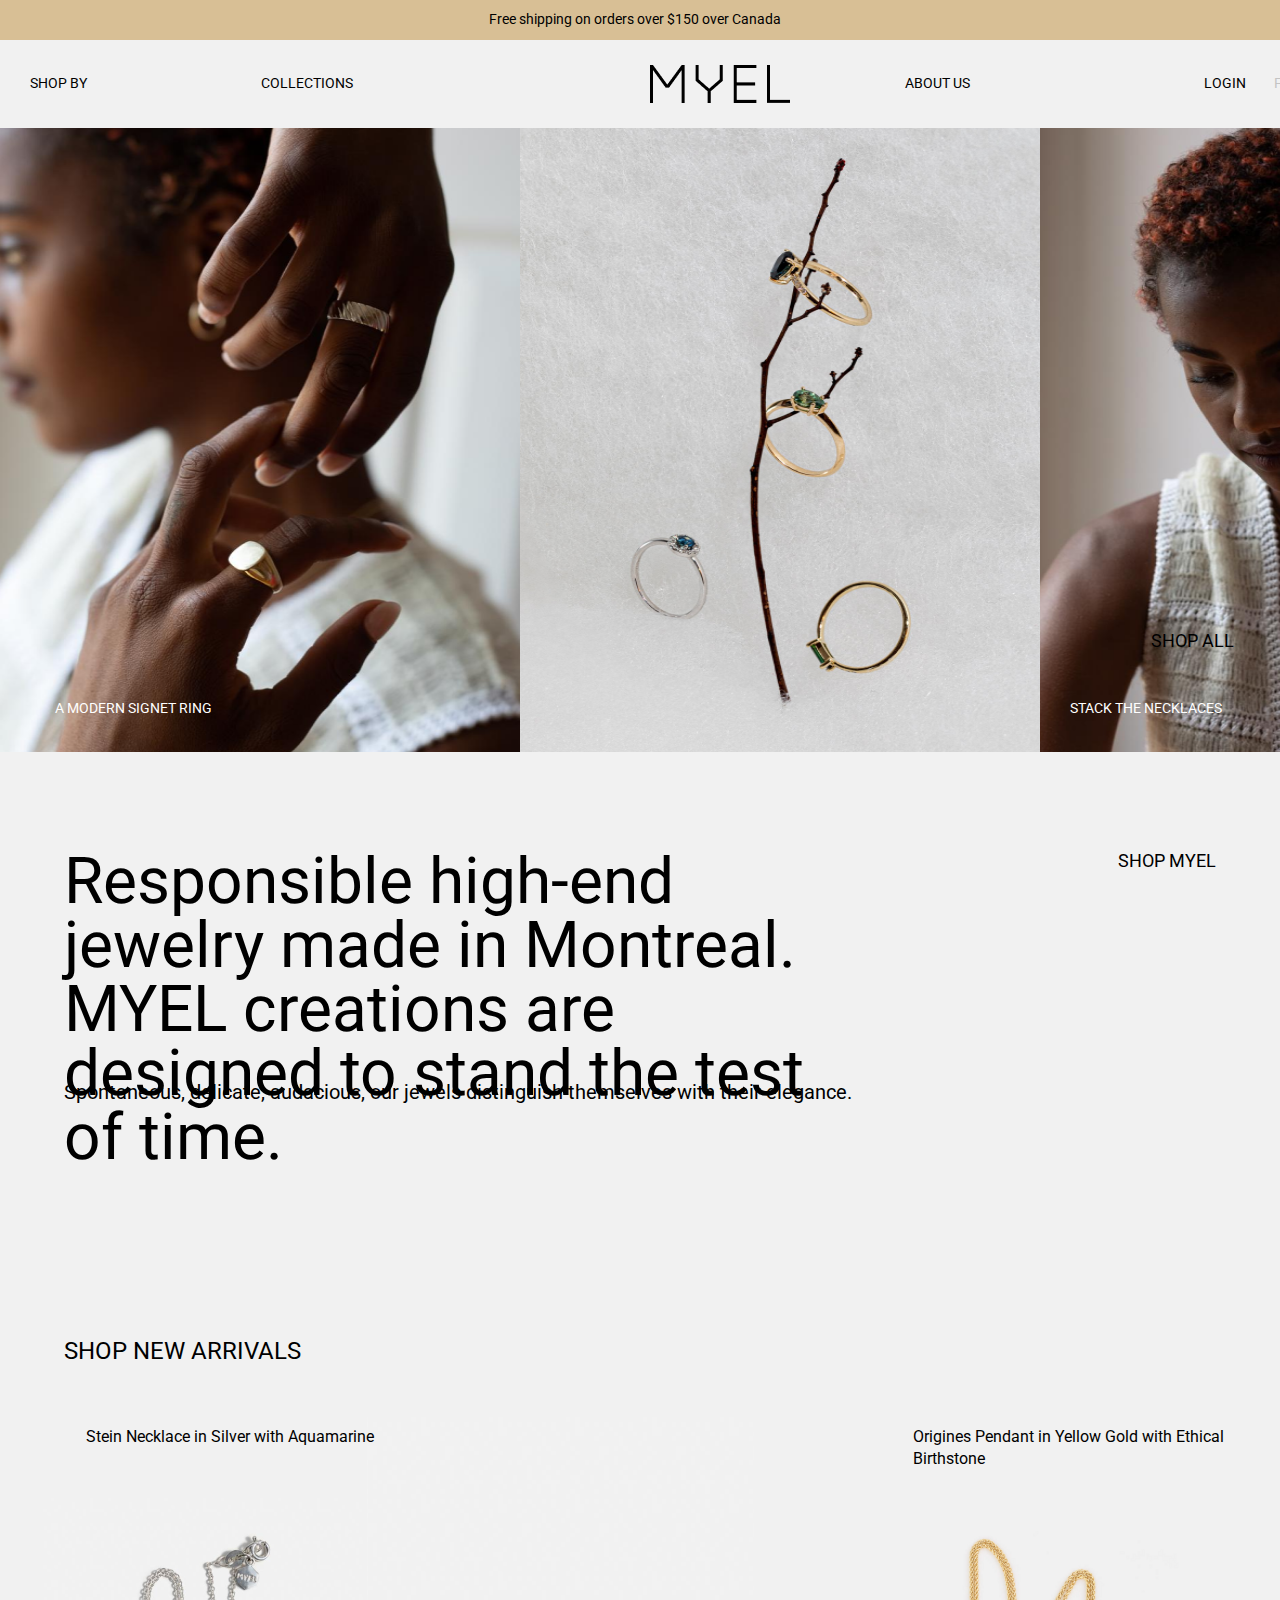
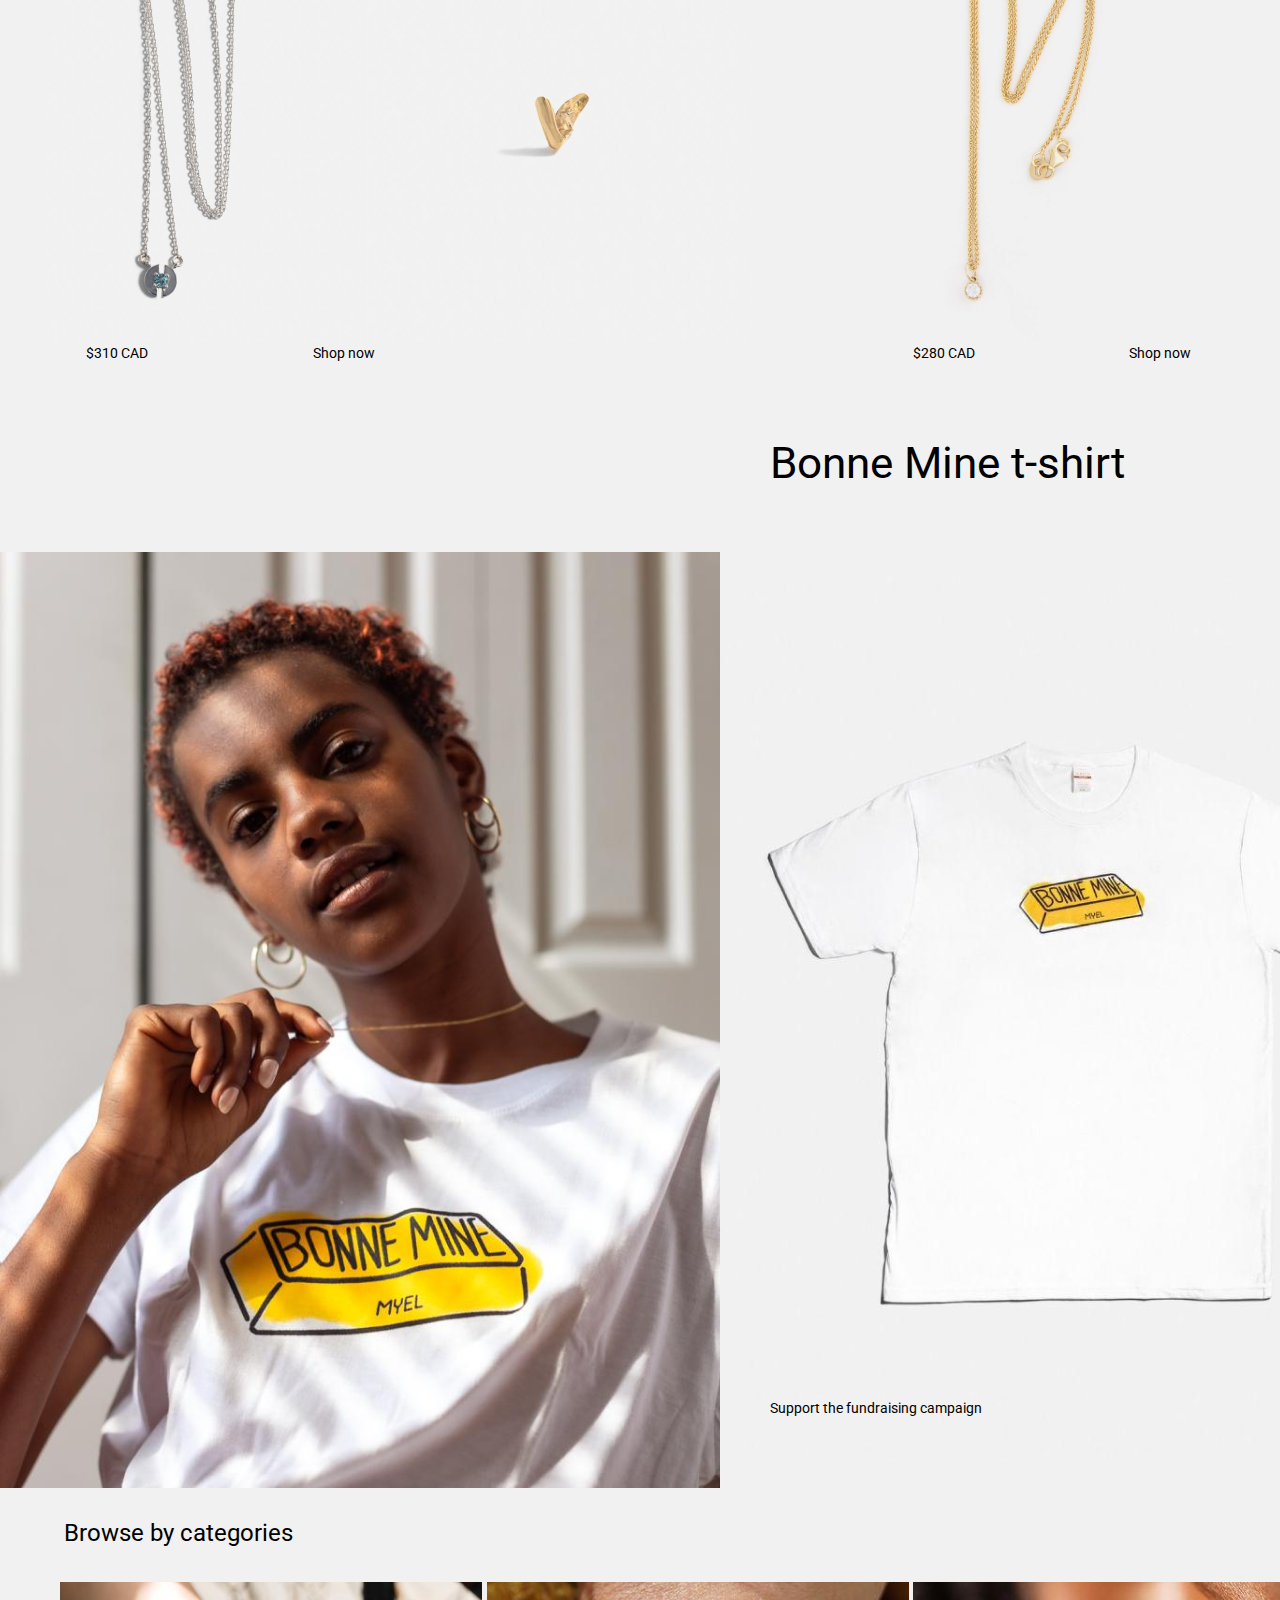
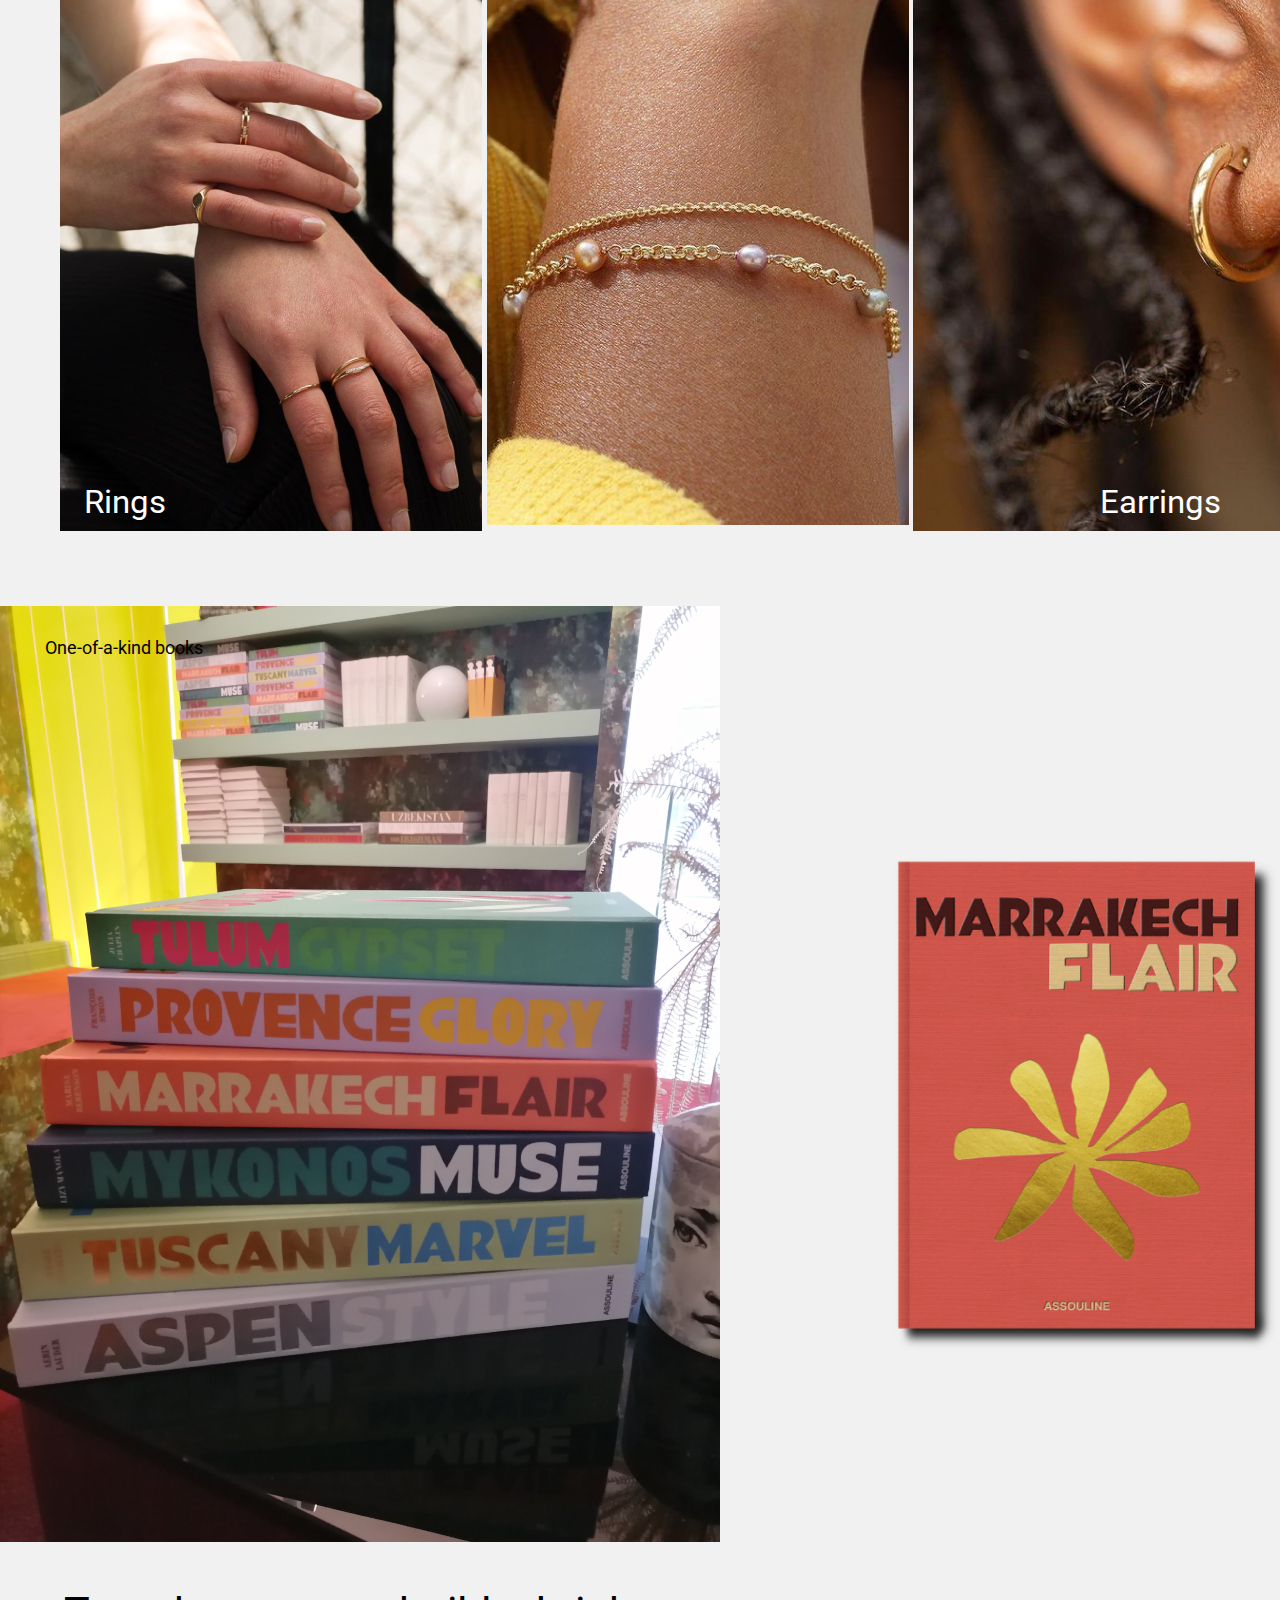
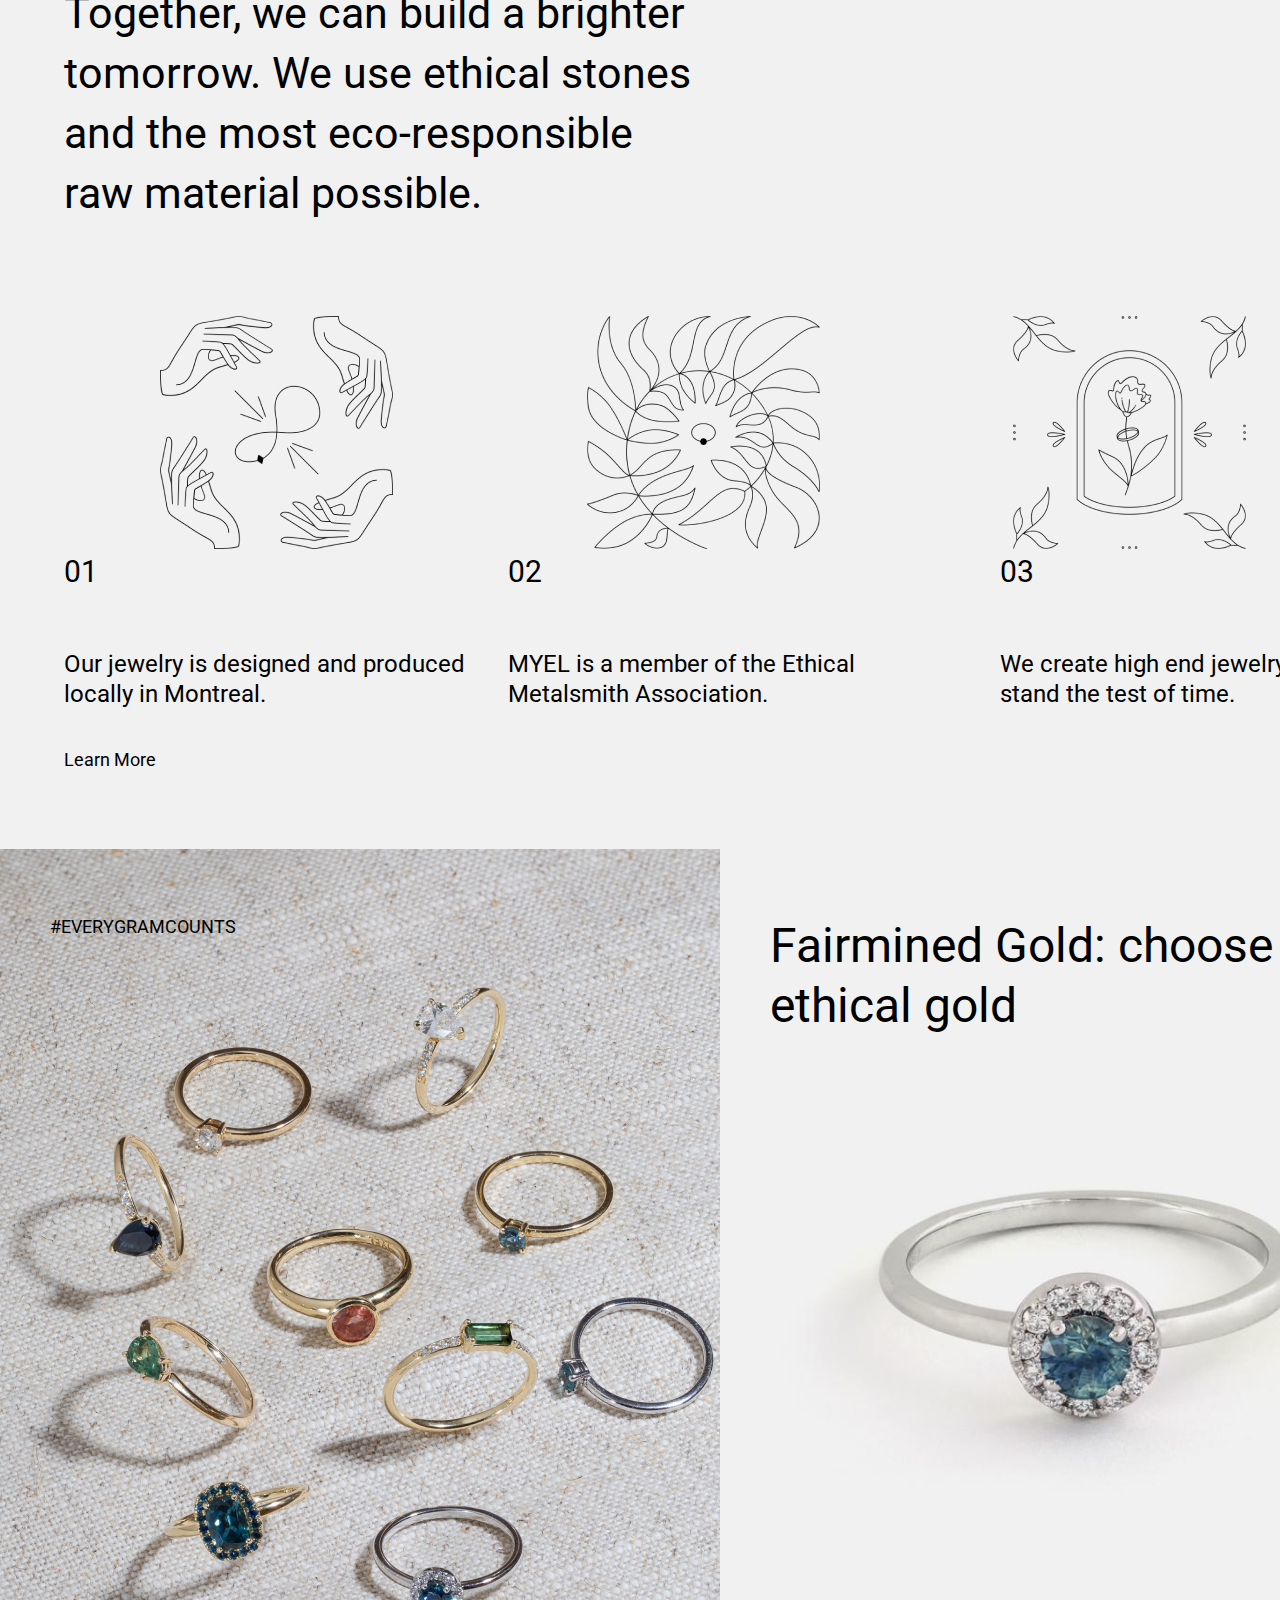
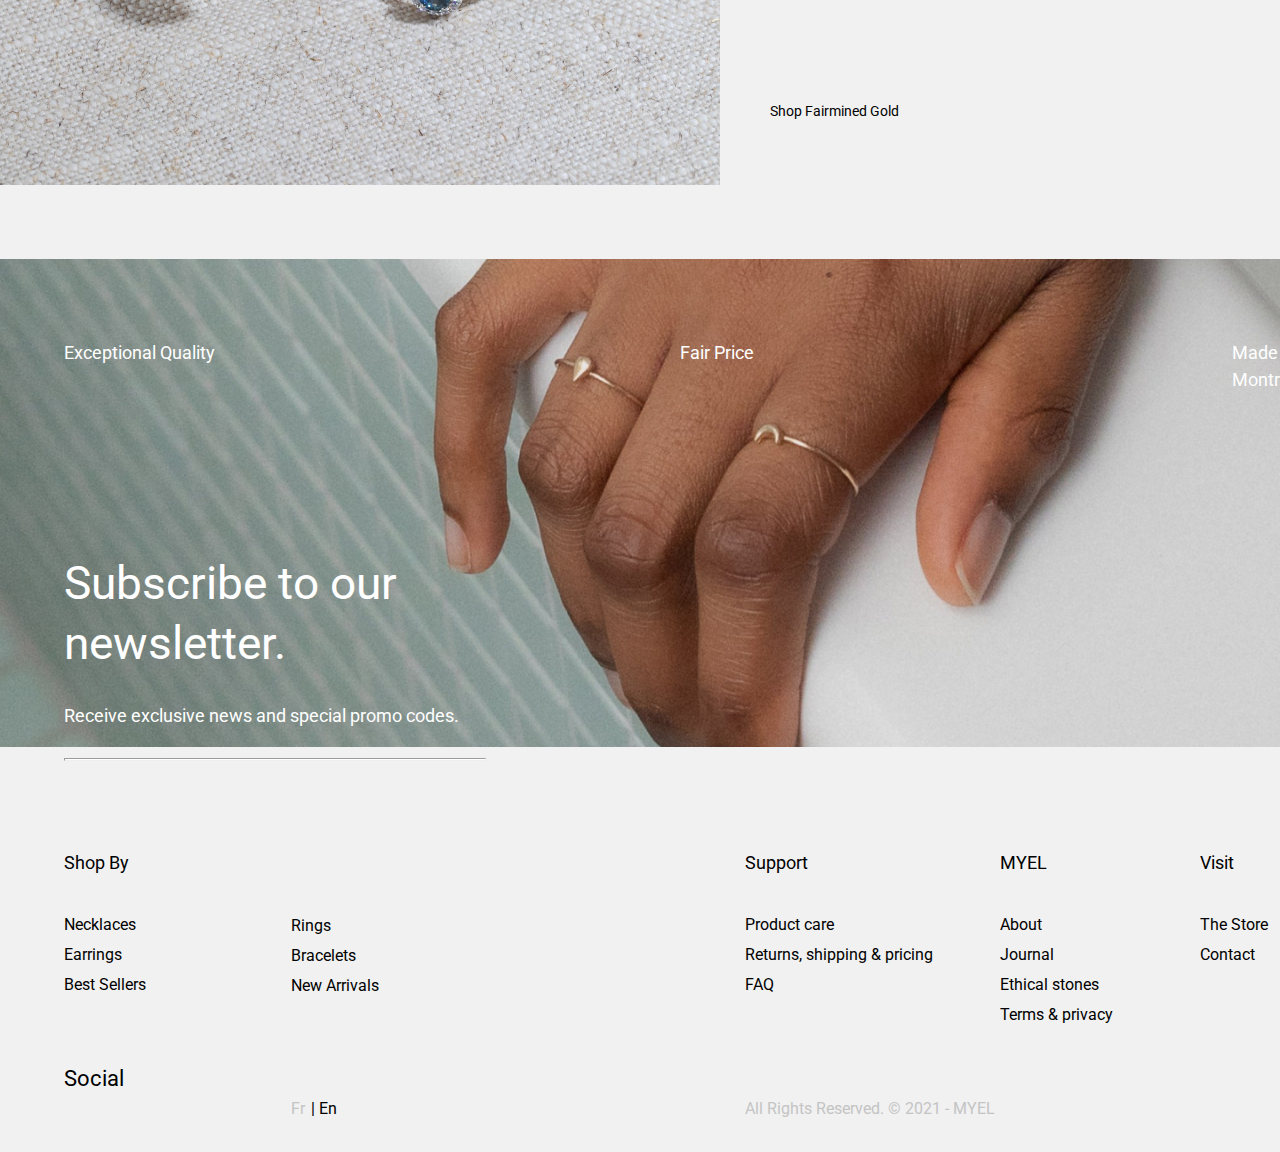
<file: 7/figma/index.html>
<!DOCTYPE html>
<html lang="en">
<head>
    <meta charset="UTF-8">
    <meta http-equiv="X-UA-Compatible" content="IE=edge">
    <meta name="viewport" content="width=device-width, initial-scale=1.0">
    <link rel="apple-touch-icon" sizes="180x180" href="favicon/apple-touch-icon.png">
    <link rel="icon" type="image/png" sizes="32x32" href="favicon/favicon-32x32.png">
    <link rel="icon" type="image/png" sizes="16x16" href="favicon/favicon-16x16.png">
    <link rel="manifest" href="favicon/site.webmanifest">
    <link rel="mask-icon" href="favicon/safari-pinned-tab.svg" color="#5bbad5">
    <meta name="msapplication-TileColor" content="#da532c">
    <meta name="theme-color" content="#ffffff">
    <title>MYEL</title>
    <link rel="stylesheet" href="style.css">
    <link rel="preconnect" href="https://fonts.googleapis.com">
    <link rel="preconnect" href="https://fonts.gstatic.com" crossorigin>
    <link href="https://fonts.googleapis.com/css2?family=Roboto&display=swap" rel="stylesheet">
</head>
<body>
<header>
    <div class="wrap">
        <p class="header">Free shipping on orders over $150 over Canada</p>
    </div>
    <div class="nav">
        <div class="nav-text">
            <a href="#"><p class="first">Shop by</p></a>
            <a href="#"><p class="second">Collections</p></a>
            <a href="index.html"><p class="third"><img src="pic/logo.png"></p></a>
            <a href="#"><p class="fourth">About us</p></a>
            <a href="#"><p class="fifth">Login</p></a>
            <a href="#"><p class="sixth">Fr</p></a>
            <p class="seventh">|</p>
            <a href="#"><p class="eighrth">En</p></a>
            <p class="nineth">0</p>
        </div>
    </div>
</header>

<section class="main">
    <div class="first-photos">
        <img src="pic/girl1.png" width="520" height="624">
        <img src="pic/four_rings.png" width="520" height="624">
        <img src="pic/girl2.png" width="520" height="624">
    </div>
    <p class="ring">A MODERN SIGNET RING</p>
    <p class="stack">STACK THE NECKLACES</p>
    <p class="shop">Shop All</p>
    <p class="responsible">Responsible high-end jewelry made in Montreal. MYEL creations are designed to stand the test
        of time.</p>
    <p class="shop1">Shop MYEL</p>
    <p class="spontaneous">Spontaneous, delicate, audacious, our jewels distinguish themselves with their elegance.</p>
    <div class="new">
        <p class="shop-new">SHOP NEW ARRIVALS</p>
        <p class="stein">Stein Necklace in Silver with Aquamarine</p>
        <p class="origines">Origines Pendant in Yellow Gold with Ethical Birthstone</p>
        <img class="pendant" src="pic/pendant.png">
        <img class="decorating" src="pic/decorating.png" style="padding-right: 76.66px;">
        <img class="pendant2" src="pic/pendant2.png">
        <p class="d1">$310 CAD</p>
        <p class="sh-n1">Shop now</p>
        <p class="d2">$280 CAD</p>
        <p class="sh-n2">Shop now</p>
    </div>
    <div class="t-shirt-cont">
        <div class="t-shirt-pic">
            <img class="girl" src="pic/girl.png">
            <img class="t-shirt" src="pic/t-shirt.png">
        </div>
        <p class="bonne">Bonne Mine t-shirt</p>
        <p class="support">Support the fundraising campaign</p>
    </div>
    <div class="acc-cont">
        <p class="browse">Browse by categories</p>
        <div class="acc-pic">
            <img src="pic/hands.png">
            <img src="pic/bracelet.png">
            <img src="pic/earrings.png">
        </div>
        <p class="rings">Rings</p>
        <p class="earrings">Earrings</p>
    </div>
    <div class="books">
        <p class="one-b">One-of-a-kind books</p>
        <div class="books-pic">
            <img src="pic/books.png">
            <img src="pic/book.png">
        </div>
    </div>
    <div class="inf">
        <p class="together">Together, we can build a brighter tomorrow. We use ethical stones and the most
            eco-responsible raw material possible.</p>
        <div class="inf-pic">
            <img src="pic/pic1.png">
            <img src="pic/pic2.png">
            <img src="pic/pic3.png">
        </div>
        <p class="i01">01</p>
        <p class="i02">02</p>
        <p class="i03">03</p>
        <p class="i1">Our jewelry is designed and produced locally in Montreal.</p>
        <p class="i2">MYEL is a member of the Ethical Metalsmith Association.</p>
        <p class="i3">We create high end jewelry, designed to stand the test of time.</p>
        <p class="i-dop">Learn More</p>
    </div>
    <div class="rings1">
        <p class="every">#EVERYGRAMCOUNTS</p>
        <p class="gold">Fairmined Gold: choose ethical gold</p>
        <p class="shop-gold">Shop Fairmined Gold</p>
        <div class="rings-pic">
            <img src="pic/many_rings.png">
            <img src="pic/one_ring.png">
        </div>
    </div>
    <div class="hand">
        <p class="quality">Exceptional Quality</p>
        <p class="price">Fair Price</p>
        <p class="Montreal">Made in Montreal</p>
        <p class="newsletter">Subscribe to our newsletter.</p>
        <p class="codes">Receive exclusive news and special promo codes.</p>
        <hr>
        <img class="pic-hand" src="pic/Rectangle.png">
    </div>
</section>

<footer>
    <div class="col1">
        <p class="col_11">Shop By</p>
        <p class="col_21">Necklaces</p>
        <p class="col_31">Earrings</p>
        <p class="col_41">Best Sellers</p>
    </div>
    <div class="col2">
        <p class="col_12">Rings</p>
        <p class="col_22">Bracelets</p>
        <p class="col_32">New Arrivals</p>
    </div>
    <div class="col3">
        <p class="col_13">Support</p>
        <p class="col_23">Product care</p>
        <p class="col_33">Returns, shipping & pricing</p>
        <p class="col_43">FAQ</p>
    </div>
    <div class="col4">
        <p class="col_14">MYEL</p>
        <p class="col_24">About</p>
        <p class="col_34">Journal</p>
        <p class="col_44">Ethical stones</p>
        <p class="col_54">Terms & privacy</p>
    </div>
    <div class="col5">
        <p class="col_15">Visit</p>
        <p class="col_25">The Store</p>
        <p class="col_35">Contact</p>
    </div>
    <div class="col6">
        <p class="col_16">Social</p>
        <p class="col_26">Fr</p>
        <p class="col_36">| En</p>
        <p class="col_46">All rights reserved. © 2021 - MYEL</p>
        <p class="col_56">Web Credits</p>
    </div>
</footer>
</body>
</html>
</file>
<file: 7/figma/style.css>
* {
    margin: 0;
}

body {
    position: relative;
    width: 100%;
    background: #F1F1F1;
    overflow-x: hidden;
}

div.wrap {
    position: absolute;
    height: 40px;
    left: 0;
    right: 0;
    top: 0;
    background: #D8BF95;
    border-radius: 0;
}

p.header {
    position: absolute;
    width: 302px;
    height: 18px;
    left: calc(50% - 302px / 2);
    top: calc(50% - 18px / 2);
    font-family: 'Roboto', sans-serif;
    font-style: normal;
    font-weight: normal;
    font-size: 14px;
    line-height: 17px;
    color: #000000;
}

div.nav {
    position: absolute;
    height: 88px;
    left: 0%;
    right: 0%;
    top: 40px;
    background: #F1F1F1;
    border-radius: 0px;
}

div.nav-text {
    display: inline-flex;
    font-family: Roboto;
    font-style: normal;
    font-weight: normal;
    font-size: 14px;
    line-height: 17px;
    text-transform: uppercase;
    color: #000000;
}

a {
    color: #000000;
}

p.first {
    left: 30px;
    position: absolute;
    height: 18px;
    top: 35px;
}

p.second {
    left: 261px;
    position: absolute;
    height: 18px;
    top: 35px;
}

p.third {
    left: 650px;
    position: absolute;
    height: 18px;
    top: 25px;
}

p.fourth {
    left: 905px;
    position: absolute;
    height: 18px;
    top: 35px;
}

p.fifth {
    left: 1204px;
    position: absolute;
    height: 18px;
    top: 35px;
}

p.sixth {
    left: 1274px;
    position: absolute;
    height: 18px;
    top: 35px;
    font-size: 14px;
    line-height: 17px;
    text-transform: capitalize;
    color: #C4C4C4;
}

p.seventh {
    left: 1292px;
    position: absolute;
    height: 18px;
    top: 35px;
    font-size: 14px;
    line-height: 17px;
    text-transform: capitalize;
}

p.eighrth {
    left: 1302px;
    position: absolute;
    height: 18px;
    top: 35px;
    font-size: 14px;
    line-height: 17px;
    text-transform: capitalize;
}

p.nineth {
    left: 1396px;
    position: absolute;
    height: 18px;
    top: 35px;
    font-size: 14px;
    line-height: 17px;
    text-transform: capitalize;
}

div.first-photos {
    padding-top: 8em;
    display: inline-flex;
    z-index: 0;
}

p.ring {
    z-index: 1;
    position: absolute;
    height: 18px;
    left: 55px;
    top: 700px;
    font-family: Roboto;
    font-style: normal;
    font-weight: normal;
    font-size: 14px;
    line-height: 17px;
    text-transform: capitalize;
    color: #FFFFFF;
}

p.stack {
    z-index: 1;
    position: absolute;
    height: 18px;
    left: 1070px;
    top: 700px;
    font-family: Roboto;
    font-style: normal;
    font-weight: normal;
    font-size: 14px;
    line-height: 17px;
    text-transform: capitalize;
    color: #FFFFFF;
}

p.shop {
    z-index: 1;
    position: absolute;
    width: 89px;
    height: 23px;
    right: 40px;
    top: 630px;
    font-family: Roboto;
    font-style: normal;
    font-weight: normal;
    font-size: 18px;
    line-height: 22px;
    text-transform: uppercase;
    color: #000000;
}

section.main {
    background: #F1F1F1;
}

p.responsible {
    position: absolute;
    height: 256px;
    left: 64px;
    right: 420px;
    top: 850px;
    font-family: Roboto;
    font-style: normal;
    font-weight: normal;
    font-size: 64px;
    line-height: 64px;
    color: #000000;
}

p.shop1 {
    position: absolute;
    height: 23px;
    right: 64px;
    top: 850px;
    font-family: Roboto;
    font-style: normal;
    font-weight: normal;
    font-size: 18px;
    line-height: 22px;
    text-transform: uppercase;
    color: #000000;
}

.spontaneous {
    position: absolute;
    height: 25px;
    left: 64px;
    top: 1080px;
    font-family: Roboto;
    font-style: normal;
    font-weight: normal;
    font-size: 20px;
    line-height: 25px;
}

.new {
    width: 100%;
    height: 856px;
    margin-top: 540px;
}

.shop-new {
    position: absolute;
    height: 30px;
    padding-left: 64px;
    padding-top: 40px;
    font-family: Roboto;
    font-style: normal;
    font-weight: normal;
    font-size: 24px;
    line-height: 30px;
    color: #000000;
}

.stein {
    position: absolute;
    height: 22px;
    padding-left: 86px;
    padding-top: 130px;
    font-family: Roboto;
    font-style: normal;
    font-weight: normal;
    font-size: 16px;
    line-height: 22px;
}

.pendant {
    padding-left: 43px;
    padding-top: 202px;
}

.d1 {
    padding-left: 86px;
    padding-top: 0.28px;
    position: absolute;
    height: 18px;
    font-family: Roboto;
    font-style: normal;
    font-weight: normal;
    font-size: 14px;
    line-height: 17px;
}

.sh-n1 {
    position: absolute;
    height: 18px;
    font-family: Roboto;
    font-style: normal;
    font-weight: normal;
    font-size: 14px;
    line-height: 17px;
    padding-left: 313px;
    padding-top: 0.28px;
}

.origines {
    position: absolute;
    height: 44px;
    padding-left: 913px;
    padding-top: 130px;
    font-family: Roboto;
    font-style: normal;
    font-weight: normal;
    font-size: 16px;
    line-height: 22px;
    width: 316px;
}

.d2 {
    padding-left: 913px;
    padding-top: 0.28px;
    position: absolute;
    height: 18px;
    font-family: Roboto;
    font-style: normal;
    font-weight: normal;
    font-size: 14px;
    line-height: 17px;
}

.sh-n2 {
    position: absolute;
    height: 18px;
    font-family: Roboto;
    font-style: normal;
    font-weight: normal;
    font-size: 14px;
    line-height: 17px;
    padding-left: 1129px;
    padding-top: 0.28px;
}

.t-shirt-pic {
    display: inline-flex;
    width: 100%;
    z-index: 0;
}

.bonne {
    position: absolute;
    height: 60px;
    left: 770px;
    top: 2033px;
    font-family: Roboto;
    font-style: normal;
    font-weight: normal;
    font-size: 44px;
    line-height: 60px;
    z-index: 1;
}

.support {
    z-index: 1;
    position: absolute;
    height: 18px;
    left: 770px;
    top: 3000px;
    font-family: Roboto;
    font-style: normal;
    font-weight: normal;
    font-size: 14px;
    line-height: 17px;
}

.acc-pic {
    display: grid;
    grid-template-columns: 1fr 1fr 1fr;
    width: 100%;
    padding-left: 60px;
    padding-top: 90px;
    z-index: 0;
}

.browse {
    position: absolute;
    height: 30px;
    left: 64px;
    padding-top: 26px;
    font-family: Roboto;
    font-style: normal;
    font-weight: normal;
    font-size: 24px;
    line-height: 30px;
}

.rings {
    position: absolute;
    height: 42px;
    left: 84px;
    margin-top: -50px;
    font-family: Roboto;
    font-style: normal;
    font-weight: normal;
    font-size: 33px;
    line-height: 42px;
    text-transform: capitalize;
    color: #FFFFFF;
    z-index: 1;
}

.earrings {
    position: absolute;
    height: 42px;
    left: 1100px;
    margin-top: -50px;
    font-family: Roboto;
    font-style: normal;
    font-weight: normal;
    font-size: 33px;
    line-height: 42px;
    text-transform: capitalize;
    color: #FFFFFF;
    z-index: 1;
}

div.books {
    margin-top: 75px;
}

.books-pic {
    display: inline-flex;
    width: 100%;
    z-index: 0;
}

.one-b {
    position: absolute;
    height: 23px;
    left: 45px;
    padding-top: 31px;
    font-family: Roboto;
    font-style: normal;
    font-weight: normal;
    font-size: 18px;
    line-height: 22px;
    z-index: 1;
}

.together {
    position: absolute;
    height: 240px;
    left: 64px;
    padding-top: 37px;
    font-family: Roboto;
    font-style: normal;
    font-weight: normal;
    font-size: 43px;
    line-height: 60px;
    width: 630px;
    height: 240px;
}

.inf-pic {
    display: grid;
    grid-template-columns: 1fr 1fr 1fr;
    width: 100%;
    padding-left: 160px;
    padding-top: 370px;
    z-index: 0;
}

.i01, .i02, .i03 {
    position: absolute;
    height: 45px;
    padding-top: 0px;
    font-family: Roboto;
    font-style: normal;
    font-weight: normal;
    font-size: 30px;
    line-height: 45px;
}

.i01 {
    left: 64px;
}

.i02 {
    left: 508px;
}

.i03 {
    left: 1000px;
}

.i1, .i2, .i3 {
    position: absolute;
    height: 60px;
    padding-top: 100px;
    font-family: Roboto;
    font-style: normal;
    font-weight: normal;
    font-size: 24px;
    line-height: 30px;
    padding-right: 20px;
    width: 424px;
    height: 60px;
}

.i1 {
    left: 64px;
}

.i2 {
    left: 508px;
}

.i3 {
    left: 1000px;
}

.i-dop {
    position: absolute;
    height: 23px;
    left: 64px;
    padding-top: 200px;
    font-family: Roboto;
    font-style: normal;
    font-weight: normal;
    font-size: 18px;
    line-height: 22px;
}

div.rings1 {
    margin-top: 300px;
}

.rings-pic {
    display: inline-flex;
    width: 100%;
    z-index: 0;
}

.every {
    position: absolute;
    height: 23px;
    left: 50px;
    padding-top: 67px;
    font-family: Roboto;
    font-style: normal;
    font-weight: normal;
    font-size: 18px;
    line-height: 22px;
    z-index: 1;
}

.gold {
    position: absolute;
    height: 120px;
    left: 770px;
    padding-top: 67px;
    font-family: Roboto;
    font-style: normal;
    font-weight: normal;
    font-size: 48px;
    line-height: 60px;
    width: 586px;
}

.shop-gold {
    position: absolute;
    height: 18px;
    left: 770px;
    padding-top: 854px;
    font-family: Roboto;
    font-style: normal;
    font-weight: normal;
    font-size: 14px;
    line-height: 17px;
}

div.hand {
    margin-top: 70px;
}

.quality {
    position: absolute;
    height: 27px;
    left: 64px;
    padding-top: 80px;
    font-family: Roboto;
    font-style: normal;
    font-weight: normal;
    font-size: 18px;
    line-height: 27px;
    color: #FFFFFF;
}

.price {
    position: absolute;
    height: 27px;
    left: 680px;
    padding-top: 80px;
    font-family: Roboto;
    font-style: normal;
    font-weight: normal;
    font-size: 18px;
    line-height: 27px;
    color: #FFFFFF;
}

.Montreal {
    position: absolute;
    height: 27px;
    left: 1232px;
    padding-top: 80px;
    font-family: Roboto;
    font-style: normal;
    font-weight: normal;
    font-size: 18px;
    line-height: 27px;
    color: #FFFFFF;
}

.newsletter {
    position: absolute;
    height: 120px;
    width: 420px;
    left: 64px;
    padding-top: 294px;
    font-family: Roboto;
    font-style: normal;
    font-weight: normal;
    font-size: 46px;
    line-height: 60px;
    color: #FFFFFF;
}

.codes {
    position: absolute;
    height: 23px;
    left: 64px;
    padding-top: 446px;
    font-family: Roboto;
    font-style: normal;
    font-weight: normal;
    font-size: 18px;
    line-height: 22px;
    color: #FFFFFF;
}

hr {
    position: absolute;
    height: 0.5px;
    margin-top: 499px;
    left: 64px;
    width: 420px;
    background: #FFFFFF;
}

.pic-hand {
    z-index: 0;
    width: 100%;
    display: inline-flex;
}

footer {
    background-color: #F1F1F1;
    height: 401px;
}

.col1 {
    position: absolute;
    height: 20px;
    left: 64px;
    font-family: Roboto;
    font-style: normal;
    font-weight: normal;
    font-size: 16px;
    line-height: 20px;
    color: #000000;
}

.col_11, .col_13, .col_14, .col_15 {
    font-size: 18px;
    line-height: 25px;
    height: 25px;
    margin-top: 99px;
}

.col_21, .col_23, .col_24, .col_25 {
    margin-top: 40px;
}

.col_31, .col_41, .col_22, .col_32, .col_33, .col_43, .col_34, .col_44, .col_54, .col_35 {
    margin-top: 10px;
}

.col2 {
    position: absolute;
    height: 20px;
    left: 291px;
    font-family: Roboto;
    font-style: normal;
    font-weight: normal;
    font-size: 16px;
    line-height: 20px;
    color: #000000;
}

.col_12 {
    margin-top: 165px;
}

.col3 {
    position: absolute;
    height: 20px;
    left: 745px;
    font-family: Roboto;
    font-style: normal;
    font-weight: normal;
    font-size: 16px;
    line-height: 20px;
    color: #000000;
}

.col4 {
    position: absolute;
    height: 20px;
    left: 1000px;
    font-family: Roboto;
    font-style: normal;
    font-weight: normal;
    font-size: 16px;
    line-height: 20px;
    color: #000000;
}

.col5 {
    position: absolute;
    height: 20px;
    left: 1200px;
    font-family: Roboto;
    font-style: normal;
    font-weight: normal;
    font-size: 16px;
    line-height: 20px;
    color: #000000;
}

.col_16 {
    position: absolute;
    height: 29px;
    left: 64px;
    margin-top: 313px;
    font-family: Roboto;
    font-style: normal;
    font-weight: normal;
    font-size: 22px;
    line-height: 29px;
    color: #000000;
}

.col_26 {
    left: 291px;
}

.col_36 {
    position: absolute;
    height: 20px;
    left: 311px;
    margin-top: 348px;
    font-family: Roboto;
    font-style: normal;
    font-weight: normal;
    font-size: 16px;
    line-height: 20px;
}

.col_46, .col_56, .col_26 {
    position: absolute;
    height: 20px;
    margin-top: 348px;
    font-family: Roboto;
    font-style: normal;
    font-weight: normal;
    font-size: 16px;
    line-height: 20px;
    text-transform: capitalize;
    color: #C4C4C4;
}

.col_46 {
    left: 745px;
}

.col_56 {
    left: 1296px;
}
</file>
